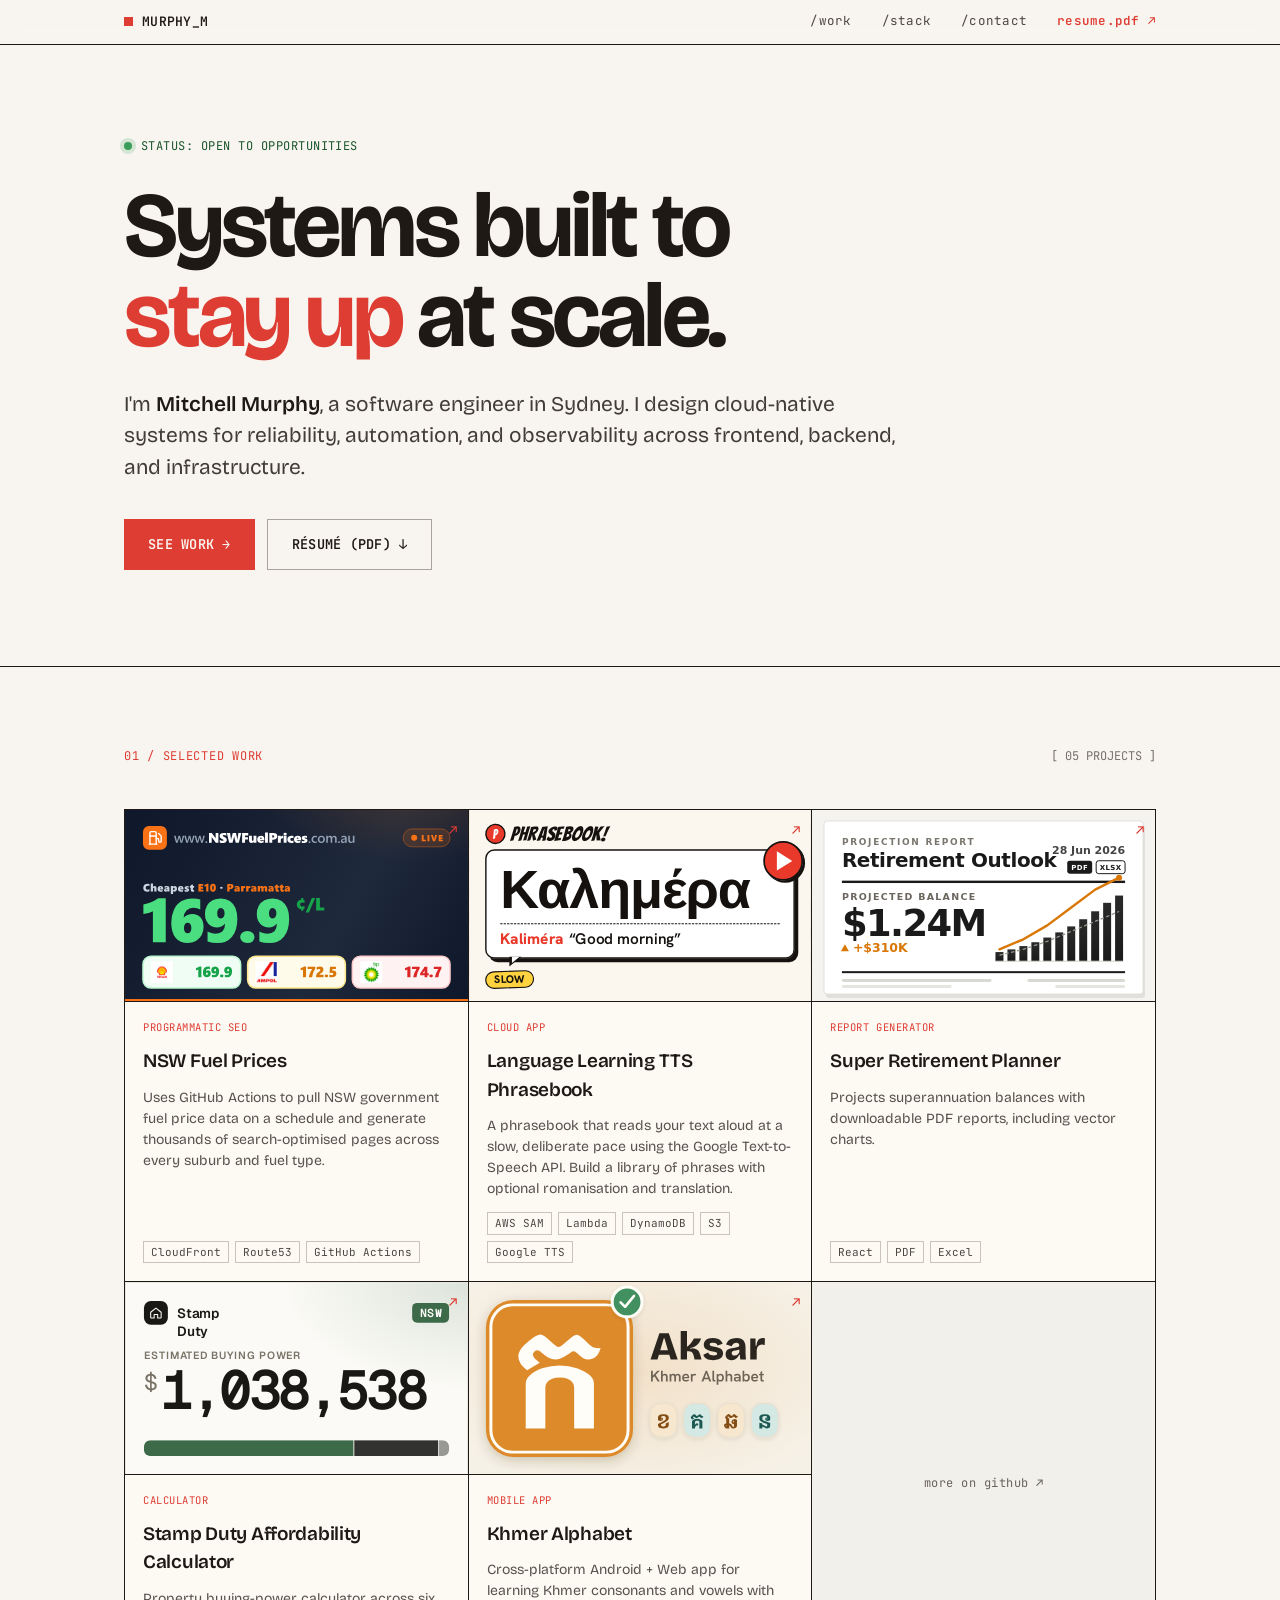
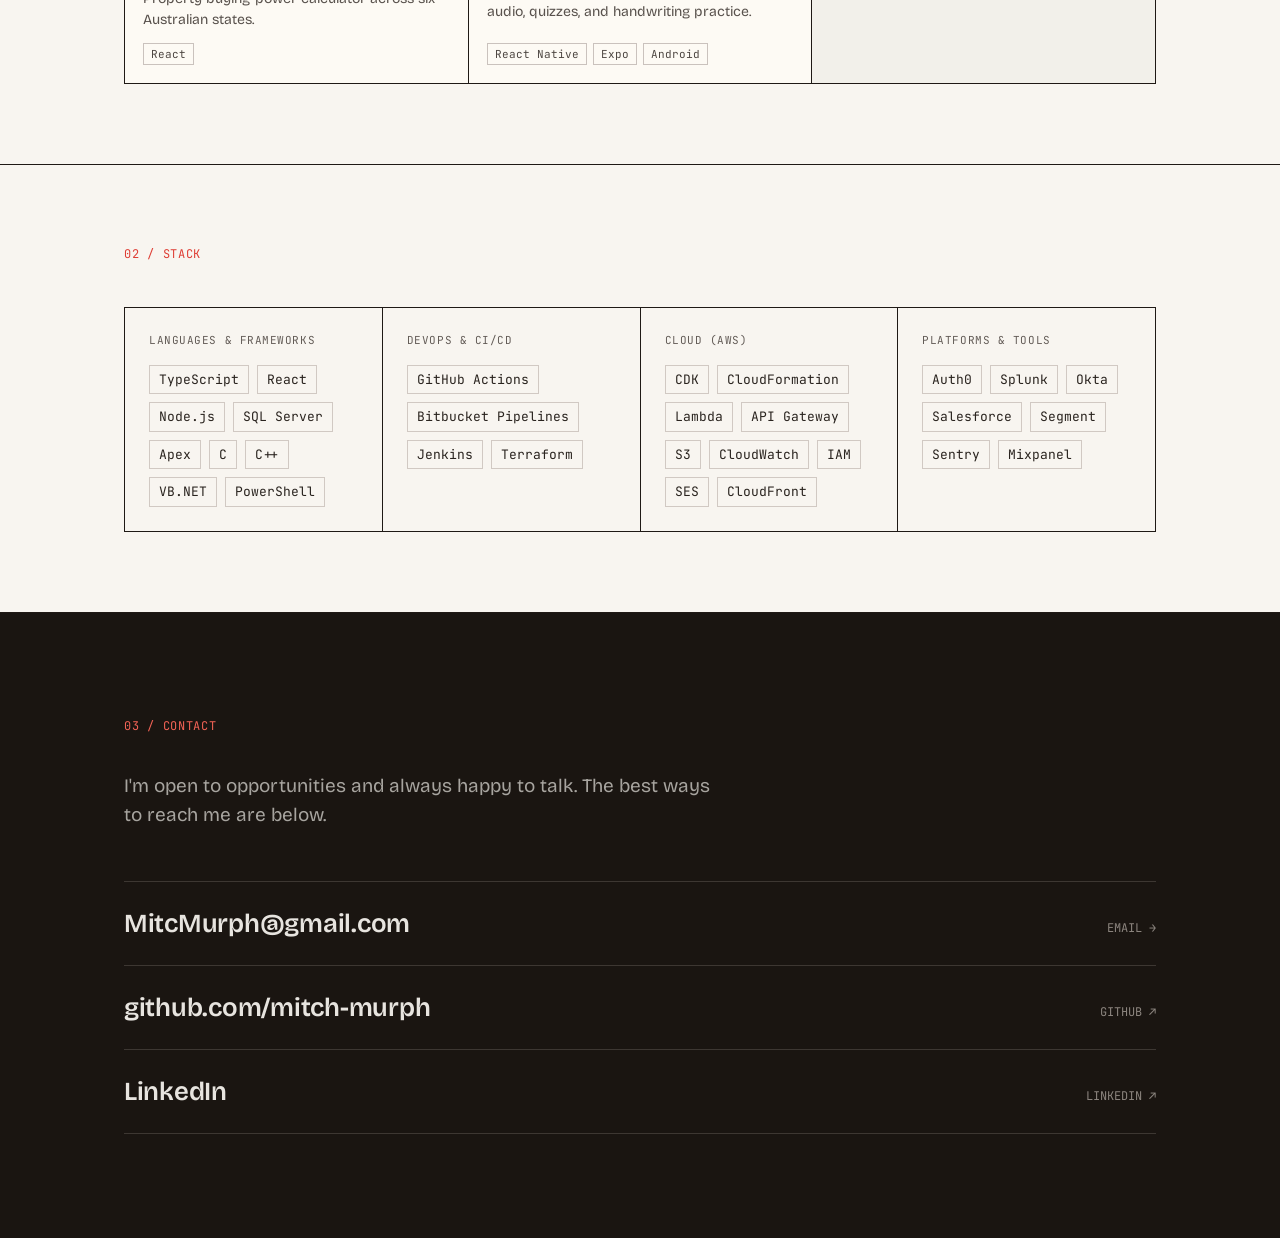
<file: index.html>
<!DOCTYPE html>
<html lang="en">
<head>
  <meta charset="UTF-8">
  <meta name="viewport" content="width=device-width, initial-scale=1.0">
  <title>Mitch Murph</title>
  <meta name="description" content="Mitchell Murphy">
  <link rel="icon" href="favicon.svg" type="image/svg+xml">
  <link rel="preconnect" href="https://fonts.googleapis.com">
  <link rel="preconnect" href="https://fonts.gstatic.com" crossorigin>
  <link href="https://fonts.googleapis.com/css2?family=Bricolage+Grotesque:opsz,wght@12..96,400;12..96,500;12..96,600;12..96,700;12..96,800&family=JetBrains+Mono:wght@400;500;600&display=swap" rel="stylesheet">
  <link rel="stylesheet" href="style.css">
</head>
<body>

  <!-- NAV -->
  <header class="nav">
    <nav class="nav__inner">
      <a href="#top" class="nav__brand mono"><span class="nav__dot"></span>MURPHY_M</a>
      <div class="nav__links mono">
        <a href="#work">/work</a>
        <a href="#stack">/stack</a>
        <a href="#contact">/contact</a>
        <a href="resume.pdf" target="_blank" rel="noopener" class="nav__resume">resume.pdf ↗</a>
      </div>
    </nav>
  </header>

  <main id="top">

    <!-- HERO -->
    <section class="hero">
      <div class="wrap">
        <p class="status mono"><span class="status__dot"></span>STATUS: OPEN TO OPPORTUNITIES</p>
        <h1 class="hero__title">Systems built to <span class="accent">stay up</span> at scale.</h1>
        <p class="hero__lede">I'm <strong>Mitchell Murphy</strong>, a software engineer in Sydney. I design cloud-native systems for reliability, automation, and observability across frontend, backend, and infrastructure.</p>
        <div class="hero__cta">
          <a href="#work" class="btn btn--solid mono">SEE WORK →</a>
          <a href="resume.pdf" target="_blank" rel="noopener" class="btn btn--ghost mono">RÉSUMÉ (PDF) ↓</a>
        </div>
      </div>
    </section>

    <!-- WORK -->
    <section id="work" class="section">
      <div class="wrap">
        <div class="section__head">
          <p class="eyebrow mono">01 / SELECTED WORK</p>
          <span class="mono section__count">[ 05 PROJECTS ]</span>
        </div>
        <div class="cards">

          <a href="https://www.nswfuelprices.com.au/" target="_blank" rel="noopener" class="card">
            <div class="card__thumb">
              <img class="card__thumb-img" src="assets/thumbs/nsw-fuel-prices.svg" alt="NSW Fuel Prices — search fuel by suburb" loading="lazy">
              <span class="mono card__arrow">↗</span>
            </div>
            <div class="card__body">
              <span class="card__kind mono">PROGRAMMATIC SEO</span>
              <h3 class="card__title">NSW Fuel Prices</h3>
              <p class="card__desc">Uses GitHub Actions to pull NSW government fuel price data on a schedule and generate thousands of search-optimised pages across every suburb and fuel type.</p>
              <div class="tags mono"><span>CloudFront</span><span>Route53</span><span>GitHub Actions</span></div>
            </div>
          </a>

          <a href="/language-learning-tts-phrasebook" class="card">
            <div class="card__thumb">
              <img class="card__thumb-img" src="assets/thumbs/language-learning-tts-phrasebook.svg" alt="Language Learning TTS Phrasebook app" loading="lazy">
              <span class="mono card__arrow">↗</span>
            </div>
            <div class="card__body">
              <span class="card__kind mono">CLOUD APP</span>
              <h3 class="card__title">Language Learning TTS Phrasebook</h3>
              <p class="card__desc">A phrasebook that reads your text aloud at a slow, deliberate pace using the Google Text-to-Speech API. Build a library of phrases with optional romanisation and translation.</p>
              <div class="tags mono"><span>AWS SAM</span><span>Lambda</span><span>DynamoDB</span><span>S3</span><span>Google TTS</span></div>
            </div>
          </a>

          <a href="/super-retirement-planner" class="card">
            <div class="card__thumb">
              <img class="card__thumb-img" src="assets/thumbs/super-retirement-planner.svg" alt="Super Retirement Planner" loading="lazy">
              <span class="mono card__arrow">↗</span>
            </div>
            <div class="card__body">
              <span class="card__kind mono">REPORT GENERATOR</span>
              <h3 class="card__title">Super Retirement Planner</h3>
              <p class="card__desc">Projects superannuation balances with downloadable PDF reports, including vector charts.</p>
              <div class="tags mono"><span>React</span><span>PDF</span><span>Excel</span></div>
            </div>
          </a>

          <a href="/stamp-duty-affordability-calculator" class="card">
            <div class="card__thumb">
              <img class="card__thumb-img" src="assets/thumbs/stamp-duty-affordability-calculator.svg" alt="Stamp Duty Affordability Calculator" loading="lazy">
              <span class="mono card__arrow">↗</span>
            </div>
            <div class="card__body">
              <span class="card__kind mono">CALCULATOR</span>
              <h3 class="card__title">Stamp Duty Affordability Calculator</h3>
              <p class="card__desc">Property buying-power calculator across six Australian states.</p>
              <div class="tags mono"><span>React</span></div>
            </div>
          </a>

          <a href="/language-learning-khmer-alphabet/" class="card">
            <div class="card__thumb">
              <img class="card__thumb-img" src="assets/thumbs/khmer-alphabet.svg" alt="Khmer Alphabet — interactive quizzes for Khmer consonants and vowels" loading="lazy">
              <span class="mono card__arrow">↗</span>
            </div>
            <div class="card__body">
              <span class="card__kind mono">MOBILE APP</span>
              <h3 class="card__title">Khmer Alphabet</h3>
              <p class="card__desc">Cross-platform Android + Web app for learning Khmer consonants and vowels with audio, quizzes, and handwriting practice.</p>
              <div class="tags mono"><span>React Native</span><span>Expo</span><span>Android</span></div>
            </div>
          </a>

          <a href="https://github.com/mitch-murph" target="_blank" rel="noopener" class="card card--more">
            <span class="mono">more on github ↗</span>
          </a>

        </div>
      </div>
    </section>

    <!-- STACK -->
    <section id="stack" class="section">
      <div class="wrap">
        <p class="eyebrow mono section__solo">02 / STACK</p>
        <div class="stack">
          <div class="stack__group">
            <p class="stack__label mono">LANGUAGES &amp; FRAMEWORKS</p>
            <div class="chips mono"><span>TypeScript</span><span>React</span><span>Node.js</span><span>SQL Server</span><span>Apex</span><span>C</span><span>C++</span><span>VB.NET</span><span>PowerShell</span></div>
          </div>
          <div class="stack__group">
            <p class="stack__label mono">DEVOPS &amp; CI/CD</p>
            <div class="chips mono"><span>GitHub Actions</span><span>Bitbucket Pipelines</span><span>Jenkins</span><span>Terraform</span></div>
          </div>
          <div class="stack__group">
            <p class="stack__label mono">CLOUD (AWS)</p>
            <div class="chips mono"><span>CDK</span><span>CloudFormation</span><span>Lambda</span><span>API Gateway</span><span>S3</span><span>CloudWatch</span><span>IAM</span><span>SES</span><span>CloudFront</span></div>
          </div>
          <div class="stack__group">
            <p class="stack__label mono">PLATFORMS &amp; TOOLS</p>
            <div class="chips mono"><span>Auth0</span><span>Splunk</span><span>Okta</span><span>Salesforce</span><span>Segment</span><span>Sentry</span><span>Mixpanel</span></div>
          </div>
        </div>
      </div>
    </section>

    <!-- CONTACT -->
    <section id="contact" class="contact">
      <div class="wrap">
        <p class="eyebrow mono eyebrow--accent">03 / CONTACT</p>
        <p class="contact__lede">I'm open to opportunities and always happy to talk. The best ways to reach me are below.</p>
        <div class="contact__rows">
          <a href="mailto:MitcMurph@gmail.com" class="crow">
            <span class="crow__val">MitcMurph@gmail.com</span>
            <span class="crow__tag mono">EMAIL <span class="crow__arrow">→</span></span>
          </a>
          <a href="https://github.com/mitch-murph" target="_blank" rel="noopener" class="crow">
            <span class="crow__val">github.com/mitch-murph</span>
            <span class="crow__tag mono">GITHUB <span class="crow__arrow">↗</span></span>
          </a>
          <a href="https://www.linkedin.com/in/mitchell-m-9b1806183/" target="_blank" rel="noopener" class="crow">
            <span class="crow__val">LinkedIn</span>
            <span class="crow__tag mono">LINKEDIN <span class="crow__arrow">↗</span></span>
          </a>
        </div>
      </div>
    </section>

  </main>
</body>
</html>
</file>
<file: style.css>
/* =========================================================================
   Mitchell Murphy — personal site
   Plain HTML/CSS, no build step. Drop into a GitHub Pages repo root.
   Colors use OKLCH; design accent = signal vermilion oklch(0.6 0.2 28).
   ========================================================================= */

*, *::before, *::after { box-sizing: border-box; }

:root {
  --bg:        oklch(0.972 0.008 85);
  --bg-card:   oklch(0.985 0.008 85);
  --ink:       oklch(0.22 0.012 60);
  --ink-soft:  oklch(0.36 0.012 60);
  --ink-mute:  oklch(0.46 0.012 60);
  --line:      oklch(0.22 0.012 60);
  --line-soft: oklch(0.84 0.012 60);
  --accent:    oklch(0.6 0.2 28);
  --accent-hi: oklch(0.52 0.2 28);
  --green:     oklch(0.62 0.14 150);
  --maxw: 1120px;
}

html { scroll-behavior: smooth; }
body {
  margin: 0;
  font-family: 'Bricolage Grotesque', system-ui, sans-serif;
  color: var(--ink);
  background: var(--bg);
  line-height: 1.5;
  -webkit-font-smoothing: antialiased;
}
@media (prefers-reduced-motion: reduce) { html { scroll-behavior: auto; } }

.mono { font-family: 'JetBrains Mono', ui-monospace, monospace; }
::selection { background: oklch(0.6 0.2 28 / 0.22); }

a { color: inherit; }
.wrap { max-width: var(--maxw); margin: 0 auto; padding-inline: clamp(18px, 5vw, 44px); }

/* ---------- NAV ---------- */
.nav {
  position: sticky; top: 0; z-index: 50;
  backdrop-filter: saturate(160%) blur(10px);
  background: oklch(0.972 0.008 85 / 0.82);
  border-bottom: 1px solid var(--line);
}
.nav__inner {
  max-width: var(--maxw); margin: 0 auto;
  padding: 12px clamp(18px, 5vw, 44px);
  display: flex; align-items: center; justify-content: space-between; gap: 16px;
}
.nav__brand {
  text-decoration: none; font-size: 13px; font-weight: 600; letter-spacing: 0.02em;
  display: flex; align-items: center; gap: 9px;
}
.nav__dot { width: 9px; height: 9px; background: var(--accent); display: inline-block; }
.nav__links {
  display: flex; align-items: center; gap: clamp(14px, 3vw, 30px);
  font-size: 12.5px; letter-spacing: 0.02em; flex-wrap: wrap; justify-content: flex-end;
}
.nav__links a { text-decoration: none; color: oklch(0.4 0.012 60); transition: color .15s; }
.nav__links a:hover { color: var(--accent); }
.nav__resume { color: var(--accent) !important; font-weight: 600; }

/* ---------- HERO ---------- */
.hero { border-bottom: 1px solid var(--line); }
.hero .wrap { padding-block: clamp(40px, 8vw, 88px) clamp(44px, 8vw, 96px); }
.status {
  display: inline-flex; align-items: center; gap: 9px;
  font-size: 12px; letter-spacing: 0.04em; color: oklch(0.4 0.09 150);
  margin: 0 0 26px;
}
.status__dot {
  width: 8px; height: 8px; border-radius: 50%; background: var(--green);
  box-shadow: 0 0 0 4px oklch(0.62 0.14 150 / 0.18);
}
.hero__title {
  margin: 0; font-size: clamp(40px, 8.5vw, 92px); line-height: 0.98;
  letter-spacing: -0.035em; font-weight: 700; max-width: 14ch; text-wrap: balance;
}
.accent { color: var(--accent); }
.hero__lede {
  margin: 28px 0 0; font-size: clamp(17px, 2.3vw, 21px); line-height: 1.5;
  color: var(--ink-soft); max-width: 56ch; text-wrap: pretty;
}
.hero__lede strong { font-weight: 600; color: var(--ink); }
.hero__cta { margin-top: 36px; display: flex; flex-wrap: wrap; gap: 12px; }

.btn {
  display: inline-flex; align-items: center; gap: 9px; padding: 14px 24px;
  text-decoration: none; font-size: 13.5px; font-weight: 600; letter-spacing: 0.02em;
}
.btn--solid { background: var(--accent); color: oklch(0.98 0.01 85); transition: background .15s; }
.btn--solid:hover { background: var(--accent-hi); }
.btn--ghost { background: transparent; color: var(--ink); border: 1px solid oklch(0.72 0.012 60); transition: border-color .15s; }
.btn--ghost:hover { border-color: var(--ink); }

/* ---------- SECTION SCAFFOLD ---------- */
.section { border-bottom: 1px solid var(--line); }
.section .wrap { padding-block: clamp(44px, 7vw, 80px); }
.section__head {
  display: flex; align-items: baseline; justify-content: space-between;
  gap: 16px; margin-bottom: clamp(28px, 4vw, 44px); flex-wrap: wrap;
}
.eyebrow { font-size: 12px; letter-spacing: 0.06em; color: var(--accent); margin: 0; }
.section__solo { margin-bottom: clamp(28px, 4vw, 44px); }
.section__count { font-size: 12px; color: oklch(0.55 0.012 60); }

/* ---------- WORK CARDS ---------- */
.cards {
  display: grid; grid-template-columns: repeat(auto-fill, minmax(300px, 1fr));
  gap: 1px; background: var(--line); border: 1px solid var(--line);
}
.card {
  text-decoration: none; color: inherit; background: var(--bg-card);
  display: flex; flex-direction: column; transition: border-color .2s;
}
.card__thumb {
  position: relative; overflow: hidden;
  aspect-ratio: 16 / 9;
  background-color: oklch(0.93 0.01 75);
  background-image: repeating-linear-gradient(135deg, oklch(0.88 0.014 75) 0 9px, transparent 9px 18px);
  border-bottom: 1px solid var(--line);
}
.card__thumb video,
.card__thumb-img {
  position: absolute; inset: 0; width: 100%; height: 100%;
  object-fit: cover; object-position: top; display: block;
}
.card__arrow {
  position: absolute; top: 10px; right: 11px; z-index: 1;
  font-size: 14px; color: var(--accent); transition: transform .2s;
}
.card:hover .card__arrow { transform: translate(3px, -3px); }
.card__body { padding: 18px; display: flex; flex-direction: column; gap: 11px; flex: 1; }
.card__kind { font-size: 10.5px; letter-spacing: 0.05em; color: var(--accent); }
.card__title { margin: 0; font-size: 19px; font-weight: 600; letter-spacing: -0.015em; }
.card__desc { margin: 0; font-size: 14px; line-height: 1.5; color: oklch(0.44 0.012 60); flex: 1; }

.tags { display: flex; flex-wrap: wrap; gap: 6px; margin-top: 2px; font-size: 11px; }
.tags span { color: oklch(0.4 0.012 60); border: 1px solid oklch(0.82 0.012 60); padding: 2px 7px; }

.card--more {
  background: oklch(0.955 0.008 85);
  align-items: center; justify-content: center; min-height: 160px;
  font-size: 12px; letter-spacing: 0.04em; color: oklch(0.5 0.012 60);
}
.card--more:hover { color: var(--accent); }

/* ---------- TEMPLATED THUMBNAILS ---------- */
.thumb {
  position: absolute; inset: 0;
  display: flex; flex-direction: column; justify-content: space-between;
  padding: 16px;
  font-family: 'JetBrains Mono', ui-monospace, monospace;
  background:
    radial-gradient(130% 100% at 100% 0%, oklch(0.6 0.2 28 / 0.10), transparent 58%),
    var(--bg-card);
}
.thumb__tag {
  display: inline-flex; align-items: center; gap: 6px;
  font-size: 9.5px; letter-spacing: 0.09em; color: var(--accent);
}
.thumb__tag::before {
  content: ''; width: 6px; height: 6px; background: var(--accent); display: inline-block;
}

/* Fuel-price board */
.thumb-fuel__price {
  font-family: 'Bricolage Grotesque', system-ui, sans-serif;
  font-weight: 700; letter-spacing: -0.03em; color: var(--ink);
  font-size: 40px; line-height: 1;
  display: flex; align-items: baseline; gap: 10px;
}
.thumb-fuel__unit {
  font-family: 'JetBrains Mono', ui-monospace, monospace;
  font-size: 11px; font-weight: 400; letter-spacing: 0.02em; color: var(--ink-mute);
}
.thumb-fuel__rows { display: grid; gap: 4px; font-size: 9.5px; color: var(--ink-mute); }
.thumb-fuel__rows span { display: flex; justify-content: space-between; max-width: 190px; }
.thumb-fuel__rows b { font-weight: 500; color: var(--ink-soft); }

/* TTS phrase card */
.thumb-tts__phrase {
  font-family: 'Bricolage Grotesque', system-ui, sans-serif;
  font-weight: 700; font-size: 27px; line-height: 1.1; letter-spacing: -0.01em; color: var(--ink);
}
.thumb-tts__rom { font-size: 11px; color: var(--accent); margin-top: 3px; }
.thumb-tts__trans { font-size: 11px; color: var(--ink-mute); margin-top: 1px; }
.thumb-tts__player { display: flex; align-items: center; gap: 11px; }
.thumb-tts__play {
  width: 22px; height: 22px; border-radius: 50%; background: var(--accent);
  display: flex; align-items: center; justify-content: center; flex-shrink: 0;
}
.thumb-tts__play::before {
  content: ''; margin-left: 2px;
  border-left: 7px solid oklch(0.98 0.01 85);
  border-top: 5px solid transparent; border-bottom: 5px solid transparent;
}
.thumb-tts__wave { display: flex; align-items: center; gap: 3px; height: 22px; }
.thumb-tts__wave i { width: 3px; border-radius: 2px; background: var(--accent); opacity: 0.55; }
.thumb-tts__wave i:nth-child(1) { height: 7px; }
.thumb-tts__wave i:nth-child(2) { height: 15px; }
.thumb-tts__wave i:nth-child(3) { height: 21px; opacity: 0.85; }
.thumb-tts__wave i:nth-child(4) { height: 12px; }
.thumb-tts__wave i:nth-child(5) { height: 18px; }
.thumb-tts__wave i:nth-child(6) { height: 8px; }
.thumb-tts__wave i:nth-child(7) { height: 16px; }
.thumb-tts__wave i:nth-child(8) { height: 22px; opacity: 0.85; }
.thumb-tts__wave i:nth-child(9) { height: 10px; }
.thumb-tts__wave i:nth-child(10) { height: 14px; }
.thumb-tts__wave i:nth-child(11) { height: 6px; }

/* ---------- STACK ---------- */
.stack {
  display: grid; grid-template-columns: repeat(auto-fit, minmax(240px, 1fr));
  gap: 1px; background: var(--line); border: 1px solid var(--line);
}
.stack__group { background: var(--bg); padding: 24px; }
.stack__label { font-size: 11px; letter-spacing: 0.05em; color: oklch(0.48 0.012 60); margin: 0 0 16px; }
.chips { display: flex; flex-wrap: wrap; gap: 8px; }
.chips span {
  font-size: 13px; color: oklch(0.26 0.012 60);
  border: 1px solid var(--line-soft); padding: 4px 9px;
}

/* ---------- CONTACT ---------- */
.contact { background: oklch(0.2 0.012 60); color: oklch(0.9 0.008 85); }
.contact .wrap { padding-block: clamp(56px, 9vw, 104px); }
.eyebrow--accent { color: oklch(0.68 0.18 28); margin-bottom: clamp(24px, 4vw, 36px); }
.contact__title {
  margin: 0; font-size: clamp(30px, 5.5vw, 56px); line-height: 1.04;
  letter-spacing: -0.03em; font-weight: 700; max-width: 18ch; text-wrap: balance;
}
.contact__lede {
  margin: 22px 0 0; font-size: clamp(16px, 2.2vw, 19px); line-height: 1.55;
  color: oklch(0.72 0.008 85); max-width: 50ch; text-wrap: pretty;
}
.contact__rows { margin-top: clamp(36px, 5vw, 52px); border-top: 1px solid oklch(0.34 0.012 60); }
.crow {
  display: flex; align-items: baseline; justify-content: space-between; gap: 16px;
  padding: 22px 0; border-bottom: 1px solid oklch(0.34 0.012 60);
  text-decoration: none; color: oklch(0.92 0.008 85); transition: color .15s;
}
.crow:hover { color: var(--accent); }
.crow__val { font-size: clamp(18px, 3vw, 26px); font-weight: 600; letter-spacing: -0.01em; }
.crow__tag { font-size: 12px; color: oklch(0.62 0.012 60); white-space: nowrap; }
.crow__arrow { display: inline-block; transition: transform .15s; }
.crow:hover .crow__arrow { transform: translateX(3px); }
.foot {
  margin-top: clamp(40px, 6vw, 64px); display: flex; justify-content: space-between;
  flex-wrap: wrap; gap: 8px; font-size: 11.5px; letter-spacing: 0.04em; color: oklch(0.55 0.012 60);
}
</file>
